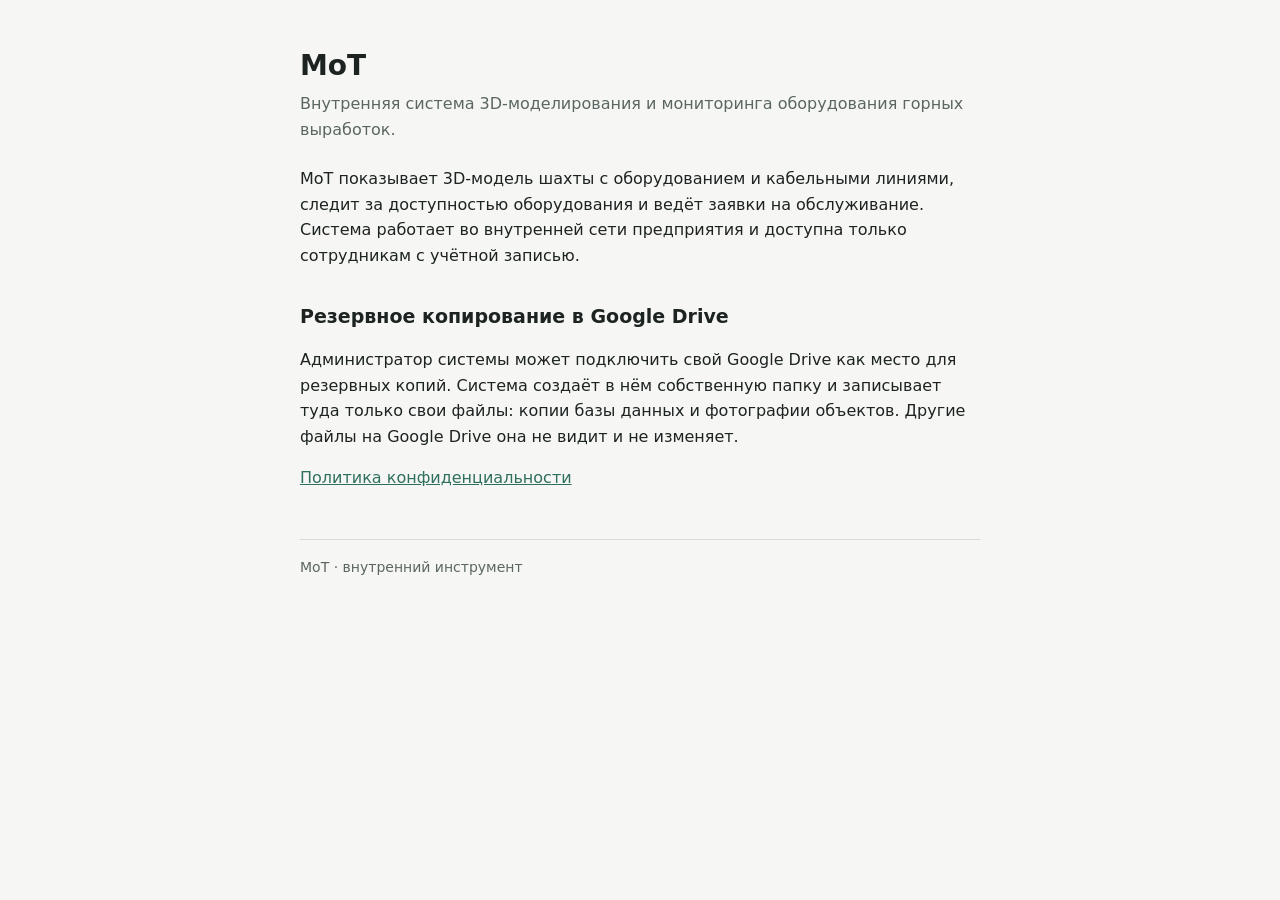
<file: index.html>
<!doctype html>
<html lang="ru">
<head>
<meta charset="utf-8">
<meta name="viewport" content="width=device-width, initial-scale=1">
<title>MoT</title>
<link rel="stylesheet" href="style.css">
</head>
<body>
<main>
<h1>MoT</h1>
<p class="lead">Внутренняя система 3D-моделирования и мониторинга оборудования горных выработок.</p>
<p>MoT показывает 3D-модель шахты с оборудованием и кабельными линиями, следит за доступностью оборудования и ведёт заявки на обслуживание. Система работает во внутренней сети предприятия и доступна только сотрудникам с учётной записью.</p>
<h2>Резервное копирование в Google Drive</h2>
<p>Администратор системы может подключить свой Google Drive как место для резервных копий. Система создаёт в нём собственную папку и записывает туда только свои файлы: копии базы данных и фотографии объектов. Другие файлы на Google Drive она не видит и не изменяет.</p>
<p><a href="privacy.html">Политика конфиденциальности</a></p>
<footer>MoT · внутренний инструмент</footer>
</main>
</body>
</html>
</file>
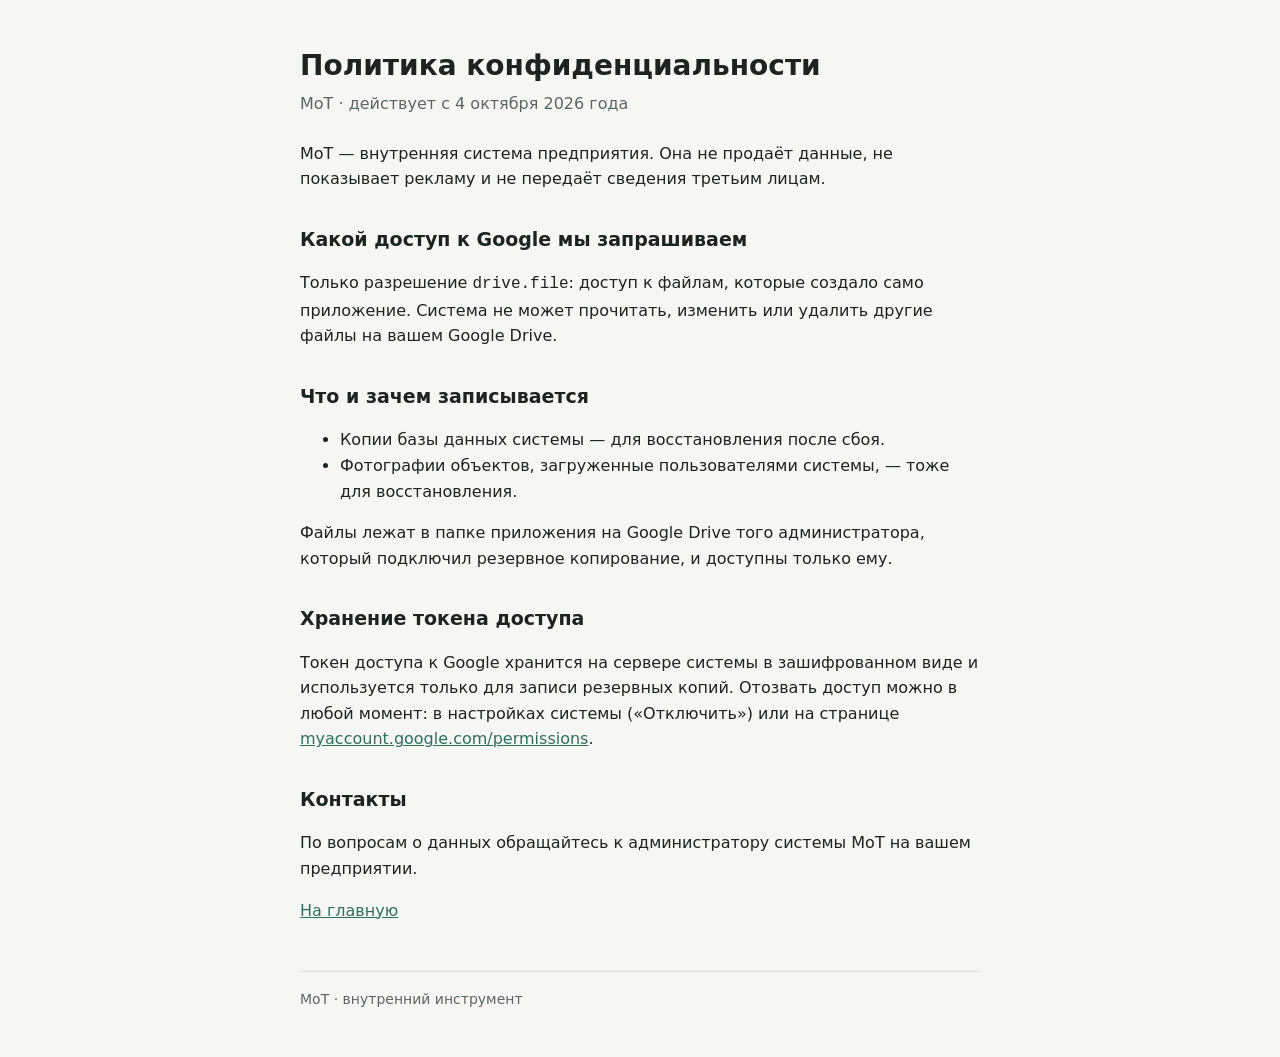
<file: privacy.html>
<!doctype html>
<html lang="ru">
<head>
<meta charset="utf-8">
<meta name="viewport" content="width=device-width, initial-scale=1">
<title>MoT — политика конфиденциальности</title>
<link rel="stylesheet" href="style.css">
</head>
<body>
<main>
<h1>Политика конфиденциальности</h1>
<p class="lead">MoT · действует с 4 октября 2026 года</p>
<p>MoT — внутренняя система предприятия. Она не продаёт данные, не показывает рекламу и не передаёт сведения третьим лицам.</p>
<h2>Какой доступ к Google мы запрашиваем</h2>
<p>Только разрешение <code>drive.file</code>: доступ к файлам, которые создало само приложение. Система не может прочитать, изменить или удалить другие файлы на вашем Google Drive.</p>
<h2>Что и зачем записывается</h2>
<ul>
<li>Копии базы данных системы — для восстановления после сбоя.</li>
<li>Фотографии объектов, загруженные пользователями системы, — тоже для восстановления.</li>
</ul>
<p>Файлы лежат в папке приложения на Google Drive того администратора, который подключил резервное копирование, и доступны только ему.</p>
<h2>Хранение токена доступа</h2>
<p>Токен доступа к Google хранится на сервере системы в зашифрованном виде и используется только для записи резервных копий. Отозвать доступ можно в любой момент: в настройках системы («Отключить») или на странице <a href="https://myaccount.google.com/permissions">myaccount.google.com/permissions</a>.</p>
<h2>Контакты</h2>
<p>По вопросам о данных обращайтесь к администратору системы MoT на вашем предприятии.</p>
<p><a href="index.html">На главную</a></p>
<footer>MoT · внутренний инструмент</footer>
</main>
</body>
</html>
</file>
<file: style.css>
:root{--bg:#f6f7f5;--fg:#1d2321;--muted:#5b6662;--line:#d8ddd9;--accent:#2f6f5e}
@media (prefers-color-scheme:dark){:root{--bg:#141816;--fg:#e4e9e6;--muted:#9aa6a1;--line:#2b322f;--accent:#7cc4ad}}
*{box-sizing:border-box}
body{margin:0;background:var(--bg);color:var(--fg);font:16px/1.6 system-ui,-apple-system,"Segoe UI",Roboto,sans-serif;padding:48px 16px}
main{max-width:680px;margin:0 auto}
h1{font-size:28px;line-height:1.25;margin:0 0 8px}
h2{font-size:19px;margin:32px 0 8px}
p,li{color:var(--fg)}
.lead{color:var(--muted);margin:0 0 24px}
a{color:var(--accent)}
footer{margin-top:48px;padding-top:16px;border-top:1px solid var(--line);color:var(--muted);font-size:14px}
</file>
